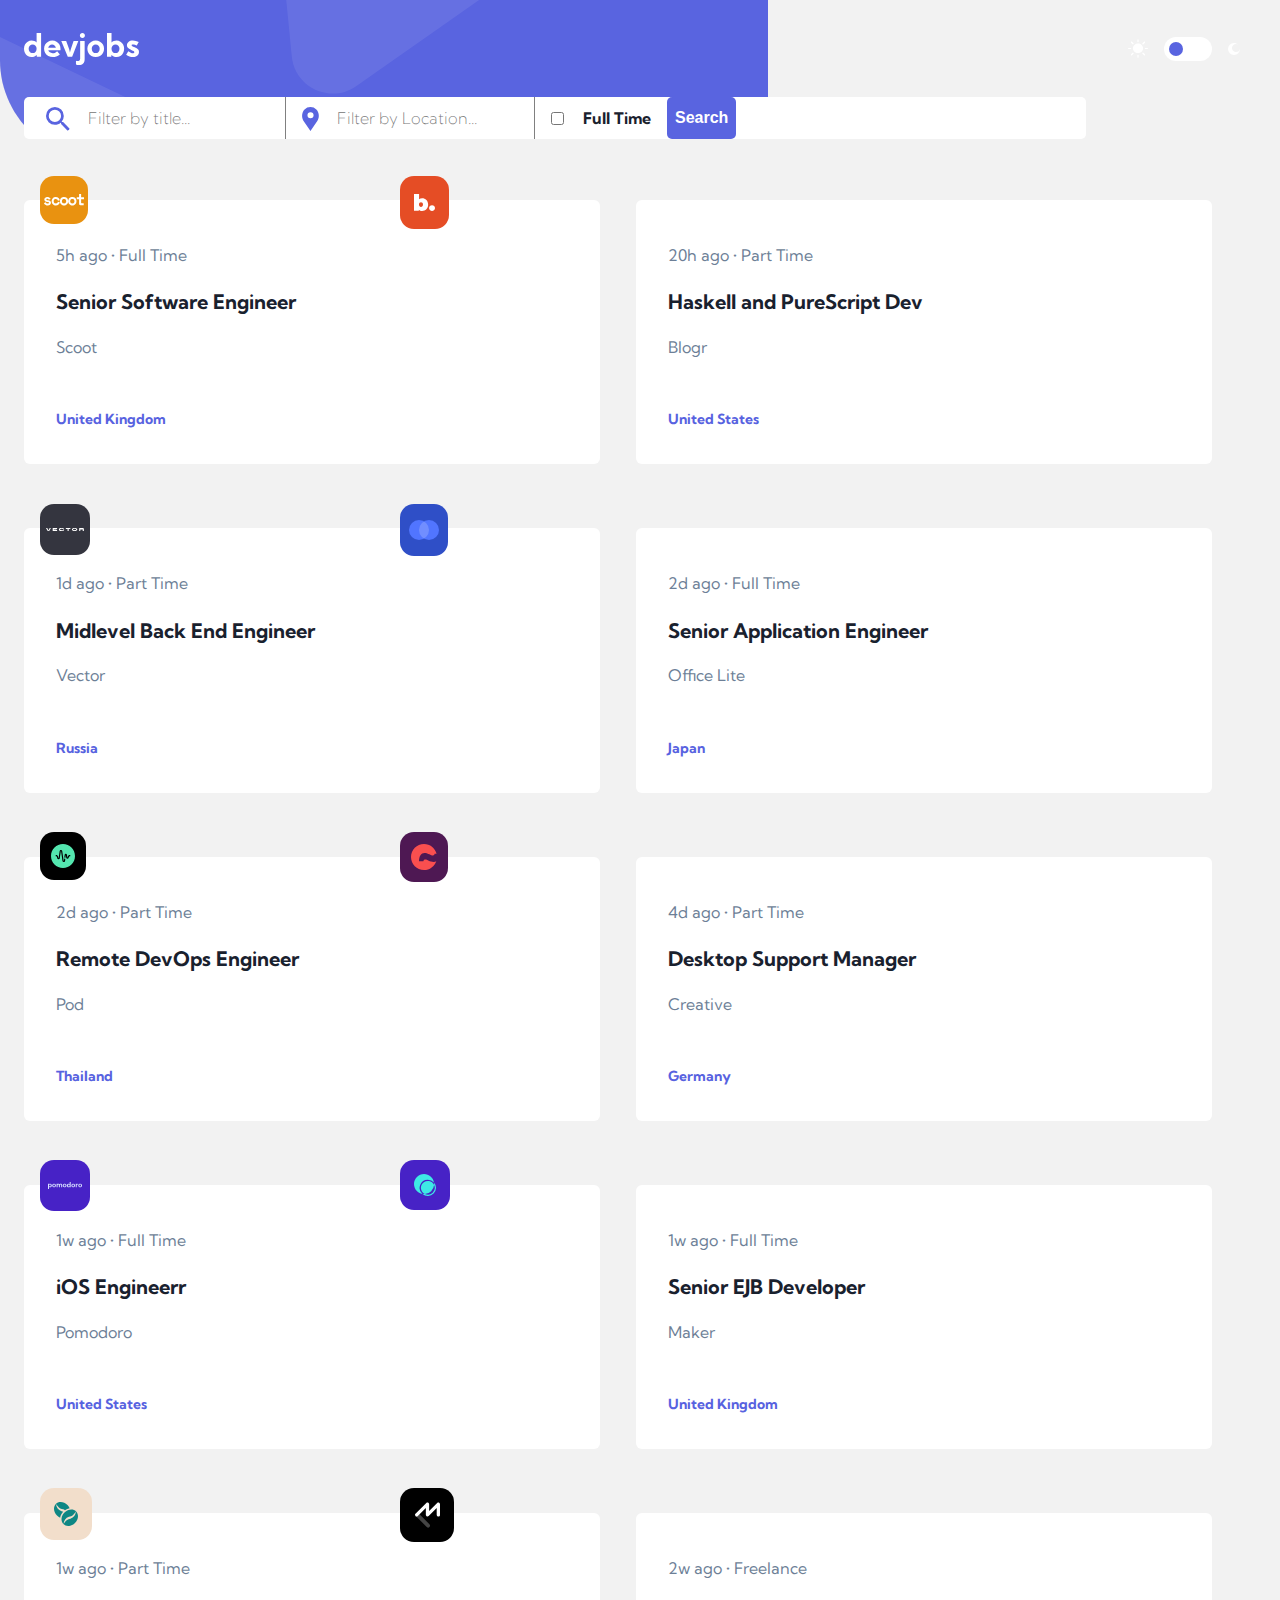
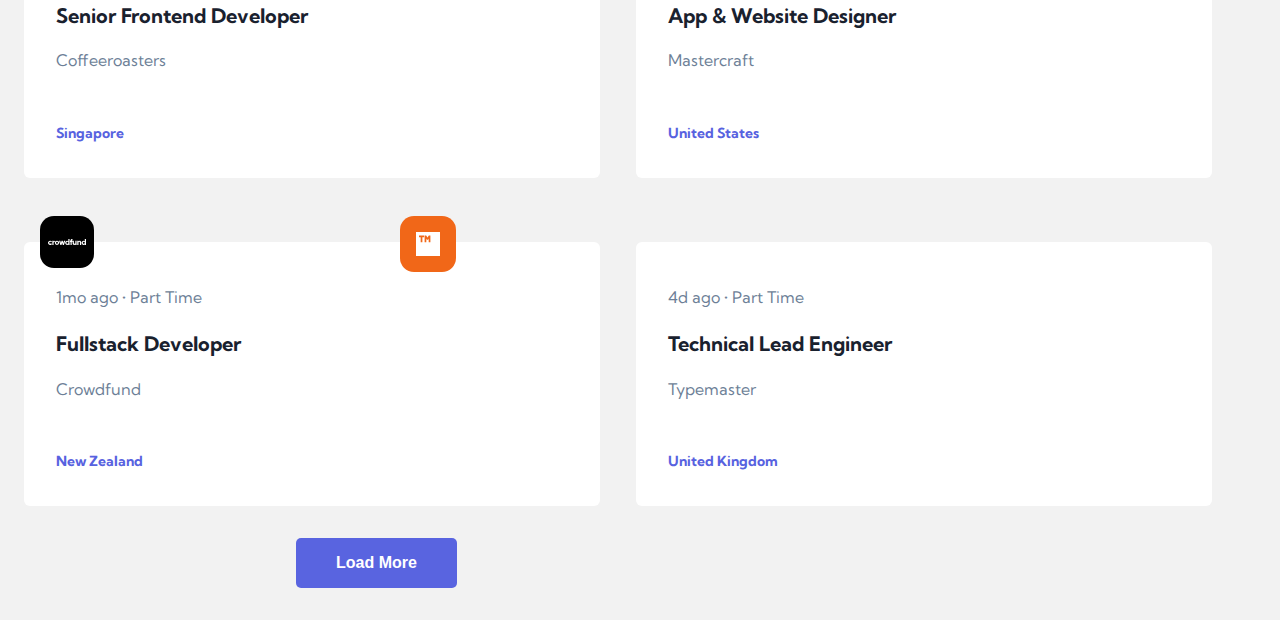
<file: index.html>
<!DOCTYPE html>
<html lang="en">
  <head>
    <meta charset="UTF-8" />
    <meta name="viewport" content="width=device-width, initial-scale=1.0" />
    <!-- Fonts -->
    <link rel="preconnect" href="https://fonts.googleapis.com" />
    <link rel="preconnect" href="https://fonts.gstatic.com" crossorigin />
    <link
      href="https://fonts.googleapis.com/css2?family=Kumbh+Sans:wght@400;700&display=swap"
      rel="stylesheet"
    />

    <!-- Link to style sheet and page title -->
    <link rel="stylesheet" href="style.css" />
    <title>Frontend Mentor | Challenge | Devjobs web app | Teano Goss</title>
  </head>
  <body>
    <main>
      <div class="header-container">
        <div class="header-content flex">
          <img src="logo.svg" alt="devjobs logo" class="mobile-logo" />
          <div class="light-dark-container">
            <img
              src="icon-sun.svg"
              alt="icon of sun for light mode"
              class="sun-icon"
            />
            <label class="light-dark-switch">
              <input type="checkbox" />
              <span class="slider round" onclick="lightDarkSlider()"></span>
            </label>
            <img
              src="icon-moon.svg"
              alt="icon of moon for dark mode"
              class="moon-icon"
            />
          </div>
        </div>
        <div class="border-one"></div>
        <div class="filter-inputBx">
          <form>
            <div class="filterBx-one">
              <img
                src="icon-search.svg"
                alt="search icon"
                class="icon-search"
              />
              <input
                type="search"
                class="input-search-tablet"
                placeholder="Filter by title..."
              />
            </div>
            <div class="filterBx-two">
              <img
                src="icon-location.svg"
                alt="location icon"
                class="icon-location"
              />
              <input
                type="search"
                class="input-location-tablet"
                placeholder="Filter by Location..."
              />
            </div>
            <div class="border-two"></div>
            <div class="filterBx-three">
              <input
                type="checkbox"
                class="checkBx-fulltime"
                name="checkBx-fulltime"
                aria-label="Checkbox"
              />
              <h1 class="fulltime-text">Full Time</h1>
              <button class="button-search">Search</button>
            </div>
            <div class="filter-mobile">
              <input
                type="search"
                class="input-filter"
                placeholder="Filter by title..."
              />
              <button class="filter-button" onclick="openPopup()">
                <img
                  src="icon-filter.svg"
                  alt="filter icon"
                  class="icon-filter"
                />
              </button>
              <div class="popup-container" id="popup">
                <div class="popup">
                  <div class="upper-row">
                    <img
                      src="icon-location.svg"
                      alt="location icon"
                      class="icon-location"
                    />
                    <input
                      type="search"
                      class="input-location-mobile"
                      placeholder="Filter by Location..."
                      aria-label="Search"
                    />
                  </div>
                  <div class="lower-row">
                    <input
                      type="checkbox"
                      class="checkBx-fulltimeonly"
                      name="checkBx-fulltimeonly"
                    />
                    <h1 class="fulltimeonly-text">Full Time Only</h1>
                  </div>
                  <button class="button-search">Search</button>
                </div>
              </div>
              <div class="icon-search">
                <a aria-label="Link to pinterest page" href="#">
                  <svg
                    width="20"
                    height="20"
                    xmlns="http://www.w3.org/2000/svg"
                  >
                    <path
                      d="M17.112 15.059h-1.088l-.377-.377a8.814 8.814 0 002.15-5.784A8.898 8.898 0 008.898 0 8.898 8.898 0 000 8.898a8.898 8.898 0 008.898 8.899c2.211 0 4.23-.808 5.784-2.143l.377.377v1.081l6.845 6.832 2.04-2.04-6.832-6.845zm-8.214 0A6.16 6.16 0 118.9 2.737a6.16 6.16 0 010 12.322z"
                      fill="#ffffff"
                      fill-rule="nonzero"
                    />
                  </svg>
                </a>
              </div>
            </div>
          </form>
        </div>
      </div>
      <div class="grid-container">
        <img src="scoot.svg" alt="scoot logo" class="logo-scoot" />
        <div class="first-tile-container scoot-bx">
          <a class="scootpage-link" href="scoot.html">
            <div class="title-txt-group">
              <p>5h ago &bull; Full Time</p>
              <h1>Senior Software Engineer</h1>
              <h2>Scoot</h2>
            </div>
            <h3>United Kingdom</h3>
          </a>
        </div>
        <img src="blogr.svg" alt="blogr logo" class="logo-blogr" />
        <div class="following-tile-containers blogr-bx">
          <div class="title-txt-group">
            <p>20h ago &bull; Part Time</p>
            <h1>Haskell and PureScript Dev</h1>
            <h2>Blogr</h2>
          </div>
          <h3>United States</h3>
        </div>
        <img src="vector.svg" alt="vector logo" class="logo-vector" />
        <div class="following-tile-containers vector-bx">
          <div class="title-txt-group">
            <p>1d ago &bull; Part Time</p>
            <h1>Midlevel Back End Engineer</h1>
            <h2>Vector</h2>
          </div>
          <h3>Russia</h3>
        </div>
        <img
          src="officelite.svg"
          alt="officelite logo"
          class="logo-officelite"
        />
        <div class="following-tile-containers officelite-bx">
          <div class="title-txt-group">
            <p>2d ago &bull; Full Time</p>
            <h1>Senior Application Engineer</h1>
            <h2>Office Lite</h2>
          </div>
          <h3>Japan</h3>
        </div>
        <img src="pod.svg" alt="pod logo" class="logo-pod" />
        <div class="following-tile-containers pod-bx">
          <div class="title-txt-group">
            <p>2d ago &bull; Part Time</p>
            <h1>Remote DevOps Engineer</h1>
            <h2>Pod</h2>
          </div>
          <h3>Thailand</h3>
        </div>
        <img src="creative.svg" alt="creative logo" class="logo-creative" />
        <div class="following-tile-containers creative-bx">
          <div class="title-txt-group">
            <p>4d ago &bull; Part Time</p>
            <h1>Desktop Support Manager</h1>
            <h2>Creative</h2>
          </div>
          <h3>Germany</h3>
        </div>
        <img src="pomodoro.svg" alt="pomodoro logo" class="logo-pomodoro" />
        <div class="following-tile-containers pomodoro-bx">
          <div class="title-txt-group">
            <p>1w ago &bull; Full Time</p>
            <h1>iOS Engineerr</h1>
            <h2>Pomodoro</h2>
          </div>
          <h3>United States</h3>
        </div>
        <img src="maker.svg" alt="maker logo" class="logo-maker" />
        <div class="following-tile-containers maker-bx">
          <div class="title-txt-group">
            <p>1w ago &bull; Full Time</p>
            <h1>Senior EJB Developer</h1>
            <h2>Maker</h2>
          </div>
          <h3>United Kingdom</h3>
        </div>
        <img
          src="coffeeroasters.svg"
          alt="coffeeroasters logo"
          class="logo-coffee"
        />
        <div class="following-tile-containers coffeeroasters-bx">
          <div class="title-txt-group">
            <p>1w ago &bull; Part Time</p>
            <h1>Senior Frontend Developer</h1>
            <h2>Coffeeroasters</h2>
          </div>
          <h3>Singapore</h3>
        </div>
        <img
          src="mastercraft.svg"
          alt="mastercraft logo"
          class="logo-mastercraft"
        />
        <div class="following-tile-containers mastercraft-bx">
          <div class="title-txt-group">
            <p>2w ago &bull; Freelance</p>
            <h1>App & Website Designer</h1>
            <h2>Mastercraft</h2>
          </div>
          <h3>United States</h3>
        </div>
        <img src="crowdfund.svg" alt="crowdfund logo" class="logo-crowdfund" />
        <div class="following-tile-containers crowdfund-bx">
          <div class="title-txt-group">
            <p>1mo ago &bull; Part Time</p>
            <h1>Fullstack Developer</h1>
            <h2>Crowdfund</h2>
          </div>
          <h3>New Zealand</h3>
        </div>
        <img
          src="typemaster.svg"
          alt="typemaster logo"
          class="logo-typemaster"
        />
        <div class="following-tile-containers typemaster-bx">
          <div class="title-txt-group">
            <p>4d ago &bull; Part Time</p>
            <h1>Technical Lead Engineer</h1>
            <h2>Typemaster</h2>
          </div>
          <h3>United Kingdom</h3>
        </div>
      </div>
      <div class="load-button">
        <button class="load-more-button">Load More</button>
      </div>
    </main>
    <script>
      function lightDarkSlider() {
        const body = document.body;
        body.classList.toggle("dark");
      }

      function openPopup() {
        const popup = document.getElementById("popup");
        popup.classList.add("open-popup");

        popup.onclick = function (event) {
          if (event.target == popup) {
            popup.classList.remove("open-popup");
          }
        };
      }
    </script>
  </body>
  <footer></footer>
</html>
</file>
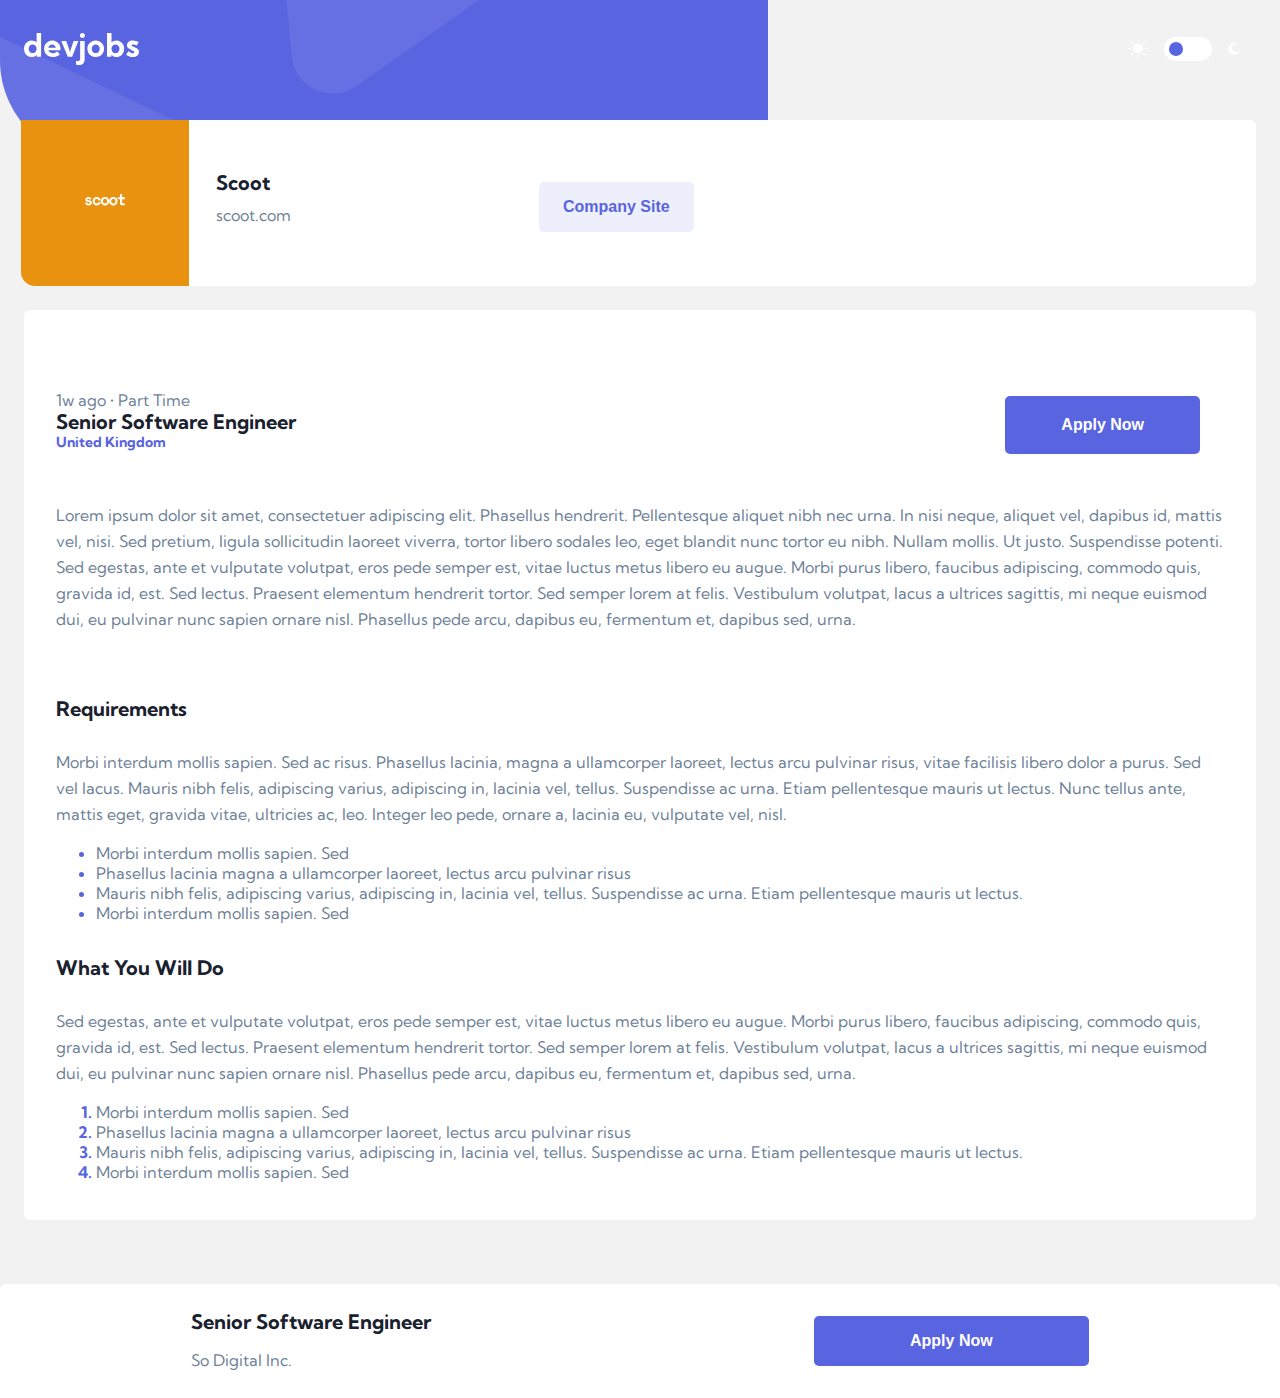
<file: scoot.html>
<!DOCTYPE html>
<html lang="en">
  <head>
    <meta charset="UTF-8" />
    <meta name="viewport" content="width=device-width, initial-scale=1.0" />
    <!-- Fonts -->
    <link rel="preconnect" href="https://fonts.googleapis.com" />
    <link rel="preconnect" href="https://fonts.gstatic.com" crossorigin />
    <link
      href="https://fonts.googleapis.com/css2?family=Kumbh+Sans:wght@400;700&display=swap"
      rel="stylesheet"
    />

    <!-- Link to style sheet and page title -->
    <link rel="stylesheet" href="style.css" />
    <title>Frontend Mentor | Challenge | Devjobs web app | Teano Goss</title>
  </head>
  <body>
    <main>
      <div class="header-container">
        <div class="header-content flex">
          <img src="/desktop/logo.svg" alt="devjobs logo" class="mobile-logo" />
          <div class="light-dark-container">
            <img
              src="/desktop/icon-sun.svg"
              alt="icon of sun for light mode"
              class="sun-icon"
            />
            <label class="light-dark-switch">
              <input type="checkbox" />
              <span class="slider round" onclick="lightDarkSlider()"></span>
            </label>
            <img
              src="/desktop/icon-moon.svg"
              alt="icon of moon for dark mode"
              class="moon-icon"
            />
          </div>
        </div>
      </div>
      <img src="/logos/scoot.svg" alt="scoot logo" class="logo-scoot-page" />
      <div class="scootpage-bx">
        <div class="title-txt-group-page">
          <h1>Scoot</h1>
          <h2>scoot.com</h2>
        </div>
        <div class="site-button">
          <button class="company-site-button">Company Site</button>
        </div>
      </div>
      <div class="scootpage-tile-container scoot-bx">
        <div class="title-txt-group-scoot">
          <div class="txt-group">
            <p>1w ago &bull; Part Time</p>
            <h1>Senior Software Engineer</h1>
            <h3 class="country-txt">United Kingdom</h3>
          </div>
          <div class="apply-button-one">
            <button class="applynow-button-one">Apply Now</button>
          </div>
        </div>
        <p class="scootpage-text">
          Lorem ipsum dolor sit amet, consectetuer adipiscing elit. Phasellus
          hendrerit. Pellentesque aliquet nibh nec urna. In nisi neque, aliquet
          vel, dapibus id, mattis vel, nisi. Sed pretium, ligula sollicitudin
          laoreet viverra, tortor libero sodales leo, eget blandit nunc tortor
          eu nibh. Nullam mollis. Ut justo. Suspendisse potenti. Sed egestas,
          ante et vulputate volutpat, eros pede semper est, vitae luctus metus
          libero eu augue. Morbi purus libero, faucibus adipiscing, commodo
          quis, gravida id, est. Sed lectus. Praesent elementum hendrerit
          tortor. Sed semper lorem at felis. Vestibulum volutpat, lacus a
          ultrices sagittis, mi neque euismod dui, eu pulvinar nunc sapien
          ornare nisl. Phasellus pede arcu, dapibus eu, fermentum et, dapibus
          sed, urna.
        </p>
        <div class="req-txtBx">
          <h1>Requirements</h1>
          <p class="scootpage-text-two">
            Morbi interdum mollis sapien. Sed ac risus. Phasellus lacinia, magna
            a ullamcorper laoreet, lectus arcu pulvinar risus, vitae facilisis
            libero dolor a purus. Sed vel lacus. Mauris nibh felis, adipiscing
            varius, adipiscing in, lacinia vel, tellus. Suspendisse ac urna.
            Etiam pellentesque mauris ut lectus. Nunc tellus ante, mattis eget,
            gravida vitae, ultricies ac, leo. Integer leo pede, ornare a,
            lacinia eu, vulputate vel, nisl.
          </p>
        </div>
        <div class="req-list-dot">
          <ul>
            <li>Morbi interdum mollis sapien. Sed</li>
            <li>
              Phasellus lacinia magna a ullamcorper laoreet, lectus arcu
              pulvinar risus
            </li>
            <li>
              Mauris nibh felis, adipiscing varius, adipiscing in, lacinia vel,
              tellus. Suspendisse ac urna. Etiam pellentesque mauris ut lectus.
            </li>
            <li>Morbi interdum mollis sapien. Sed</li>
          </ul>
        </div>
        <h1>What You Will Do</h1>
        <p class="scootpage-text-two">
          Sed egestas, ante et vulputate volutpat, eros pede semper est, vitae
          luctus metus libero eu augue. Morbi purus libero, faucibus adipiscing,
          commodo quis, gravida id, est. Sed lectus. Praesent elementum
          hendrerit tortor. Sed semper lorem at felis. Vestibulum volutpat,
          lacus a ultrices sagittis, mi neque euismod dui, eu pulvinar nunc
          sapien ornare nisl. Phasellus pede arcu, dapibus eu, fermentum et,
          dapibus sed, urna.
        </p>
        <div class="req-list-num">
          <ol>
            <li>Morbi interdum mollis sapien. Sed</li>
            <li>
              Phasellus lacinia magna a ullamcorper laoreet, lectus arcu
              pulvinar risus
            </li>
            <li>
              Mauris nibh felis, adipiscing varius, adipiscing in, lacinia vel,
              tellus. Suspendisse ac urna. Etiam pellentesque mauris ut lectus.
            </li>
            <li>Morbi interdum mollis sapien. Sed</li>
          </ol>
        </div>
      </div>
    </main>
    <script>
      function lightDarkSlider() {
        const body = document.body;
        body.classList.toggle("dark");

        const h1Elements = document.getElementsByTagName("h1");
        h1Elements.classList.toggle("h1-dark");

        const el = document.querySelectorAll("p");
        el.classList.toggle("p-dark");
      }
    </script>
  </body>
  <footer>
    <div class="applyBtn-two-container">
      <div class="footer-title-container">
        <h1>Senior Software Engineer</h1>
        <p>So Digital Inc.</p>
      </div>
      <div class="apply-button-two">
        <button class="applynow-button-two">Apply Now</button>
      </div>
    </div>
  </footer>
</html>
</file>
<file: style.css>
:root {
  --ff-primary: "Kumbh Sans", sans-serif;
}

html,
body {
  margin: 0;
  padding: 0;
  box-sizing: border-box;
  background-color: hsl(0, 0%, 95%);
}

/* ------- Dark Mode Color Toggle ------- */
.dark{
  background-color: #222;
  color: white;
}
.h1-dark {
  color: white;
}
.p-dark {
  color: white;
}
/* ------- Mobile Layout ------- */

/* Header Content */
.header-container {
  height: 8.5rem;
  width: 100%;
  background-image: url(bg-pattern-header-mobile.svg);
}
.header-content {
  display: flex;
  padding: 2.0625rem 0rem 0rem 0rem;
}
.mobile-logo {
  margin-left: 1.5rem;
}
.sun-icon {
  margin-bottom: 0.03125rem;
}
.light-dark-container {
  display: flex;
  align-items: center;
  gap: 1rem;
  margin-left: 6.25rem;
}

/* Light/Dark Mode Slider */
.light-dark-switch {
  position: relative;
  display: inline-block;
  width: 3rem;
  height: 1.5rem;
}
.light-dark-switch input {
  opacity: 0;
  width: 0;
  height: 0;
}
.slider {
  position: absolute;
  cursor: pointer;
  top: 0;
  left: 0;
  right: 0;
  bottom: 0;
  background-color: hsl(0, 0%, 100%);
  -webkit-transition: 0.4s;
  transition: 0.4s;
}
.slider:before {
  position: absolute;
  content: "";
  height: 0.875rem;
  width: 0.875rem;
  left: 0.25rem;
  bottom: 0.25rem;
  background-color: #5964e0;
  -webkit-transition: 0.4s;
  transition: 0.4s;
}

input:focus + .slider {
  box-shadow: 0 0 1px #2196f3;
}
input:checked + .slider:before {
  -webkit-transform: translateX(26px);
  -ms-transform: translateX(26px);
  transform: translateX(26px);
}
.round {
  border-radius: 2.125rem;
}
.round:before {
  border-radius: 50%;
  margin: 0rem 0rem 0.0625rem 0.0625rem;
}

/* Filter Search Bar */
 .filter-inputBx {
  display: flex;
  margin: 2rem 0rem 0rem 1.5rem;
  background-color: hsl(0, 0%, 100%);
  width: 70%;
  padding: 0.8125rem 2.75rem 1rem 1.375rem;
  border-radius: 0.3125rem;
}
.filter-mobile {
  display: flex;
}
.icon-filter {
  cursor: pointer;
  width: 1.1875rem;
  height: 1.1875rem;
  margin: 1.0625rem 0rem 0rem 0.125rem;
}
.icon-search {
  margin: 0.25rem 0rem 0rem 1.5625rem;
  background-color: hsl(235, 69%, 61%);
  border-radius: 0.25rem;
}
.icon-search svg {
  padding: 0.875rem 0.875rem 0.625rem 0.875rem;
  width: 1.25rem;
  height: 1.25rem;
}
input {
  border-top-style: hidden;
  border-right-style: hidden;
  border-left-style: hidden;
  border-bottom-style: hidden;
  font-family: var(--ff-primary);
  font-weight: 200;
  font-size: 1rem;
  color: hsl(219, 29%, 14%);
  opacity: 0.5rem;
  cursor: pointer;
}
.input-filter:focus {
  outline: none;
}
.filterBx-one {
 display: none;
 
}
.filterBx-two {
  display: none;
}
.filterBx-three {
  display: none;
}
.filter-button  {
  border: none;
  outline: none;
  background-color: #fff;
  cursor: pointer;
}
button {
  outline: none;
}
button:hover {
  background-color: #939BF4;
}
.popup-container {
  position: absolute;
  display: flex;
  align-items: center;
  justify-content: center;
  background-color: rgba(0, 0, 0, 0.2);
  border-radius: 0.375rem;
  height: 100vh;
  width: 100vw;
  padding-top: 3rem;
  top: 0rem;
  left: 50%;
  visibility: hidden;
  z-index: 4;
}
.popup {
  max-width: 100%;
  width: 77%;
  border-radius: 5px;
  padding: 1.25rem;
  background-color: #ffffff;
}
.upper-row {
  display: flex;
  align-items: flex-start;
}
.input-location-mobile {
  margin-left: 1rem;
}
.checkBx-fulltimeonly {
  margin: 0rem 0rem 0rem 0rem;
  color: #19202D;
  mix-blend-mode: normal;
  border-radius: 3px;
  outline: none;
}

.fulltimeonly-text {
  font-family: var(--ff-primary);
  font-style: bold;
  font-weight: 700;
  font-size: 1rem;
  color: hsl(219, 29%, 14%);
  margin-left: 1rem;
}
.lower-row {
  display: flex;
  margin: 1rem 0rem 1rem 0rem;
}
.button-search {
  font-style: var(--ff-primary);
  font-size: 1rem;
  font-weight: 700;
  padding: 1rem 7rem 1rem 7rem;
  color: #fff;
  background-color: #5964E0;
  border-radius: 5px;
  border: none;
  cursor: pointer;
}
.open-popup {
  visibility: visible;
  top: 50%;
  transform: translate(-50%,-50%) scale(1);
}
.close-popup {
  visibility: hidden;
}
/*Mobile Grid*/
.grid-container {
  display: flex;
  flex-direction: column;
  align-items: center;
  gap: 3rem;
}

/* Tiles */
.first-tile-container {
  background-color: hsl(0, 0%, 100%);
  margin-top: 6.1875rem;
  padding: 1.875rem 3.25rem 1.375rem 2.25rem;
  border-radius: 0.375rem;
}
.following-tile-containers {
  background-color: hsl(0, 0%, 100%);
  padding: 1.875rem 0rem 1.375rem 2rem;
  border-radius: 0.375rem;
  width: 79%;
}

/* Mobile Logos */
.logo-scoot {
  position: absolute;
  align-self: flex-start;
  top: 13.25rem;
  left: 2.5rem;
  padding: 1.125rem 0.25rem 1.125rem 0.25rem;
  z-index: 3;
  border-radius: 0.875rem;
  background-color: #e99210;
}
.logo-blogr {
  position: absolute;
  align-self: flex-start;
  top: 30rem;
  left: 2.5rem;
  padding: 1.125rem 0.875rem 1.125rem 0.875rem;
  z-index: 3;
  border-radius: 0.875rem;
  background-color: #e54d25;
}
.logo-vector {
  position: absolute;
  align-self: flex-start;
  top: 47.25rem;
  left: 2.5rem;
  padding: 1.5rem 0.375rem 1.5rem 0.375rem;
  z-index: 3;
  border-radius: 0.875rem;
  background-color: #34353f;
}
.logo-officelite {
  position: absolute;
  align-self: flex-start;
  top: 64.25rem;
  left: 2.5rem;
  padding: 1rem 0.5625rem 1rem 0.5625rem;
  z-index: 3;
  border-radius: 0.875rem;
  background-color: #2f4fc7;
}
.logo-pod {
  position: absolute;
  align-self: flex-start;
  top: 81.25rem;
  left: 2.5rem;
  padding: 0.75rem 0.6875rem 0.75rem 0.6875rem;
  z-index: 3;
  border-radius: 0.875rem;
  background-color: #000;
}
.logo-creative {
  position: absolute;
  align-self: flex-start;
  top: 98.25rem;
  left: 2.5rem;
  padding: 0.75rem 0.6875rem 0.75rem 0.6875rem;
  z-index: 3;
  border-radius: 0.875rem;
  background-color: #4e1853;
}
.logo-pomodoro {
  position: absolute;
  align-self: flex-start;
  top: 115.25rem;
  left: 2.5rem;
  padding: 1.375rem 0.5rem 1.375rem 0.5rem;
  z-index: 3;
  border-radius: 0.875rem;
  background-color:#4722c6;
}
.logo-maker {
  position: absolute;
  align-self: flex-start;
  top: 132.25rem;
  left: 2.5rem;
  padding: 0.875rem 0.875rem 0.875rem 0.875rem;
  z-index: 3;
  border-radius: 0.875rem;
  background-color:#4722c6;
}
.logo-coffee {
  position: absolute;
  align-self: flex-start;
  top: 149.25rem;
  left: 2.5rem;
  padding: 0.875rem 0.875rem 0.875rem 0.875rem;
  z-index: 3;
  border-radius: 0.875rem;
  background-color:#f2decb;
}
.logo-mastercraft {
  position: absolute;
  align-self: flex-start;
  top: 166.25rem;
  left: 2.5rem;
  padding: 0.875rem 0.875rem 0.875rem 0.875rem;
  z-index: 3;
  border-radius: 0.875rem;
  background-color:#000000;
}
.logo-crowdfund {
  position: absolute;
  align-self: flex-start;
  top: 183.25rem;
  left: 2.5rem;
  padding: 1.4375rem 0.5rem 1.4375rem 0.5rem;
  z-index: 3;
  border-radius: 0.875rem;
  background-color:#000000;
}
.logo-typemaster {
  position: absolute;
  align-self: flex-start;
  top: 200.25rem;
  left: 2.5rem;
  padding: 1rem 1rem 1rem 1rem;
  z-index: 3;
  border-radius: 0.875rem;
  background-color:#f16718;
}
.logo-scoot img {
  margin-bottom: 10rem;
}
.load-more-button {
  font-style: var(--ff-primary);
  font-size: 1rem;
  font-weight: 700;
  margin: 2rem 0rem 2rem 6.4375rem;
  padding: 1rem 2.5rem 1rem 2.5rem;
  color: #fff;
  background-color: #5964E0;
  border-radius: 5px;
  border: none;
  cursor: pointer;
}
.title-txt-group {
  line-height: 1.125rem;
}

p {
  font-family: var(--ff-primary);
  font-weight: 400;
  font-size: 1rem;
  color: hsl(214, 17%, 51%);
}
h1 {
  font-family: var(--ff-primary);
  font-weight: 700;
  font-size: 1.25rem;
  color: hsl(219, 29%, 14%);
}
h2 {
  font-family: var(--ff-primary);
  font-weight: 400;
  font-size: 1rem;
  color: hsl(214, 17%, 51%);
}
h3 {
  font-family: var(--ff-primary);
  font-weight: 700;
  font-size: 0.875rem;
  color: hsl(235, 69%, 61%);
  margin-top: 2.5625rem;
}

/* ------- Start of Scoot Page Mobile------- */
.scootpage-link {
  text-decoration: none;
  cursor: pointer;
}
.scootpage-bx { 
  position: relative;
  display: flex;
  flex-direction: column;
  align-items: center;
  background-color: hsl(0, 0%, 100%);
  margin: 0rem 1.5rem 0rem 1.5rem;
  padding: 1.875rem 0rem 1.375rem 2rem;
  border-radius: 0.375rem;
  bottom: 1rem;
  z-index: 2;
}
.logo-scoot-page {
  position: absolute;
  align-self: flex-start;
  top: 6rem;
  left: 9.5625rem;
  padding: 1.125rem 0.25rem 1.125rem 0.25rem;
  z-index: 3;
  border-radius: 0.875rem;
  background-color: #e99210;
}
.title-txt-group-page {
  display: flex;
  flex-direction: column;
  align-items: center;
  line-height: 0.375rem;
  margin: 1rem 3.5rem 0rem 0rem;
}
.company-site-button {
  font-style: var(--ff-primary);
  font-size: 1rem;
  font-weight: 700;
  margin: 2rem 3.5rem 2rem 0rem;
  padding: 1rem 1.5rem 1rem 1.5rem;
  color: #5964E0;
  background-color: #eeeffc;
  border-radius: 5px;
  border: none;
  cursor: pointer;
}
.scootpage-tile-container {
  background-color: hsl(0, 0%, 100%);
  margin: 0.5rem 1.5rem 0rem 1.5rem;
  padding: 1.875rem 0rem 1.375rem 2rem;
  border-radius: 0.375rem;
}
.country-txt {
  margin: 0rem 0rem 0rem 0rem;
}
.applynow-button-one {
  font-style: var(--ff-primary);
  font-size: 1rem;
  font-weight: 700;
  margin: 3.5rem 0rem 2rem 0rem;
  padding: 1rem 6rem 1rem 6rem;
  color: #fff;
  background-color: #5964E0;
  border-radius: 5px;
  border: none;
  cursor: pointer;
}
.applynow-button-two {
  font-style: var(--ff-primary);
  font-size: 1rem;
  font-weight: 700;
  margin: 2rem 0rem 2rem 0rem;
  padding: 1rem 6rem 1rem 6rem;
  color: #fff;
  background-color: #5964E0;
  border-radius: 5px;
  border: none;
  cursor: pointer;
}
.scootpage-text {
  line-height: 1.625rem;
  margin: 0rem 1.9375rem 4rem 0rem;
}
.scootpage-text-two {
  line-height: 1.625rem;
  margin: 1.75rem 1.875rem 0rem 0rem;
}
.req-list-dot {
  font-family: var(--ff-primary);
  font-weight: 400;
  font-size: 1rem;
  color: hsl(214, 17%, 51%);
}
ul {
  margin-bottom: 2rem;
}
ul li::marker {
  color: #5964E0;
}
.req-list-num {
  font-family: var(--ff-primary);
  font-weight: 400;
  font-size: 1rem;
  color: hsl(214, 17%, 51%);
}
ol {
  display: flex;
  flex-direction: column;
  align-content: flex-start;
}
ol li::marker {
  justify-content: flex-start;
  font-style: var(--ff-primary);
  font-size: 1rem;
  font-weight: 700;
  color: #5964E0;
}

.applyBtn-two-container {
  display: flex;
  justify-content: center;
  background-color: #ffffff;
  border-radius: 6px 6px 0px 0px;
  margin-top: 4rem;
}

.footer-title-container {
  display: none;
}
/* ------- End of Scoot Page ------- */
/* ------- End of Mobile Layout ------- */



/* ------- Tablet Layout ------- */
@media only screen and (min-width: 48em) {
/* Header Content */

.header-container {
  height: 8.5rem;
  width: 100%;
  background-image: url(bg-pattern-header-tablet.svg);
  background-repeat: no-repeat;
}
.header-content {
  display: flex;
  justify-content: space-between;
  padding: 2.0625rem 0rem 0rem 0rem;
}
.mobile-logo {
  margin-left: 1.5rem;
}
.sun-icon {
  margin-bottom: 0.03125rem;
}
.light-dark-container {
  display: flex;
  align-items: center;
  gap: 1rem;
  margin: 0rem 2.5rem 0rem 0rem;
}

/* Filter Search Bar */
.filter-inputBx {
  display: flex;
  margin: 2rem 0rem 0rem 1.5rem;
  background-color: hsl(0, 0%, 100%);
  width: 70%;
  padding: 0rem 9rem 0rem 1.375rem;
  border-radius: 0.3125rem;
  flex-basis: auto;
}
.filter-inputBx form{
  display: flex; 
}
.filter-mobile {
  display: none;
}
.filterBx-one {
  display: flex;
  flex-grow: 0;
  flex-shrink: 1;
  flex-basis: auto;
}

.filterBx-two {
  display: flex;
  border-left: 1px solid grey;

}
.filterBx-three {
  display: flex;
  align-items: center;
  border-left: 1px solid grey;
}
input {
  border-top-style: hidden;
  border-right-style: hidden;
  border-left-style: hidden;
  border-bottom-style: hidden;
  font-family: var(--ff-primary);
  font-weight: 200;
  font-size: 1rem;
  color: hsl(219, 29%, 14%);
  opacity: 0.5rem;
}
.input-filter:focus {
  outline: none;
}
.icon-search {
  width: 1.5rem;
  height: 1.5rem;
  margin: 0.625rem 0rem 0rem 0rem;
  background-color: #ffffff;
  border-radius: 0.25rem;
}
.icon-location {
  width: 1.0625rem;
  height: 1.5rem;
  margin: 0.625rem 0rem 0rem 1rem;
}
.input-search-tablet {
  margin-left: 1rem;
}
.input-location-tablet {
  margin-left: 1rem;
}
.checkBx-fulltime {
  margin-left: 1rem;
  background-color: #979797;
}
.fulltime-text {
  font-family: var(--ff-primary);
  font-weight: 700;
  font-size: 1rem;
  color: hsl(219, 29%, 14%);
  white-space: nowrap;
  margin: 0rem 1rem 0rem 1rem;
}
.button-search {
  font-style: var(--ff-primary);
  font-size: 1rem;
  font-weight: 700;
  padding: 0.75rem 0.5rem 0.75rem 0.5rem;
  color: #fff;
  background-color: #5964E0;
  border-radius: 5px;
  border: none;
}

/* Tablet Grid */
.grid-container {
  display: grid;
  grid-template-columns: repeat(4, 1fr);
  grid-template-areas: "scoot blogr"
                       "vector officelite"
                       "pod creative"
                       "pomodoro maker"
                       "coffeeroasters mastercraft"
                       "crowdfund typemaster";           
  gap: 4em 0.4375em;
  margin: 4rem 2.5rem 0rem 1.5rem;
  
}
.title-txt-group {
  display: flex;
  flex-direction: column;
  align-items: flex-start;
}
/* Tablet Grid-Template-Areas Start */
.scoot-bx {
  grid-area: scoot;
  grid-column: span 2;
  grid-row: 1;
}
.blogr-bx {
  grid-area: blogr;
  grid-column: span 2;
  grid-row: 1;
}
.vector-bx {
  grid-area: vector;
  grid-column: span 2;
  grid-row: 2;
}
.officelite-bx {
  grid-area: officelite;
  grid-column: span 2;
  grid-row: 2;
}
.pod-bx {
  grid-area: pod;
  grid-column: span 2;
  grid-row: 3;
}
.creative-bx {
  grid-area: creative;
  grid-column: span 2;
  grid-row: 3;
}
.pomodoro-bx {
  grid-area: pomodoro;
  grid-column: span 2;
  grid-row: 4;
}
.maker-bx {
  grid-area: maker;
  grid-column: span 2;
  grid-row: 4;
}
.coffeeroasters-bx {
  grid-area: coffeeroasters;
  grid-column: span 2;
  grid-row: 5;
}
.mastercraft-bx {
  grid-area: mastercraft;
  grid-column: span 2;
  grid-row: 5;
}
.crowdfund-bx {
  grid-area: crowdfund;
  grid-column: span 2;
  grid-row: 6;
}
.typemaster-bx {
  grid-area: typemaster;
  grid-column: span 2;
  grid-row: 6;
}
/* Tablet Grid-Template-Areas Ends*/

/* Tiles */
.first-tile-container {
  background-color: hsl(0, 0%, 100%);
  margin-top: 0rem;
  padding: 1.875rem 0rem 1.375rem 2rem;
  border-radius: 0.375rem;
  width: 90%;
}
.following-tile-containers {
  background-color: hsl(0, 0%, 100%);
  padding: 1.875rem 0rem 1.375rem 2rem;
  border-radius: 0.375rem;
  width: 90%;
}

/* Tabet Logos Start */
.logo-scoot {
  top: 11rem;
  left: 2.5rem;
}
.logo-blogr {
  top: 11rem;
  left: 25rem;
}
.logo-vector {
  top: 31.5rem;
  left: 2.5rem;
}
.logo-officelite {
  top: 31.5rem;
  left: 25rem;
}
.logo-pod {
  top: 52rem;
  left: 2.5rem;
}
.logo-creative {
  top: 52rem;
  left: 25rem;
}
.logo-pomodoro {
  top: 72.5rem;
  left: 2.5rem;
}
.logo-maker {
  top: 72.5rem;
  left: 25rem;
}
.logo-coffee {
  top: 93rem;
  left: 2.5rem;
}
.logo-mastercraft {
  top: 93rem;
  left: 25rem;
}
.logo-crowdfund {
  top: 113.5rem;
  left: 2.5rem;
}
.logo-typemaster {
  top: 113.5rem;
  left: 25rem;
}
.logo-scoot img {
  margin-bottom: 10rem;
}
/* Tablet Logos End */

.load-more-button {
  font-style: var(--ff-primary);
  font-size: 1rem;
  font-weight: 700;
  margin-bottom: 2rem;
  padding: 1rem 2.5rem 1rem 2.5rem;
  color: #fff;
  background-color: #5964E0;
  border-radius: 5px;
  border: none;
}
p {
  font-family: var(--ff-primary);
  font-weight: 400;
  font-size: 1rem;
  color: hsl(214, 17%, 51%);
}
h1 {
  font-family: var(--ff-primary);
  font-weight: 700;
  font-size: 1.25rem;
  color: hsl(219, 29%, 14%);
}
h2 {
  font-family: var(--ff-primary);
  font-weight: 400;
  font-size: 1rem;
  color: hsl(214, 17%, 51%);
}
h3 {
  font-family: var(--ff-primary);
  font-weight: 700;
  font-size: 0.875rem;
  color: hsl(235, 69%, 61%);
  margin-top: 2.5625rem;
}
.load-more-button {
  margin: 2rem 0rem 2rem 18.5rem;
}
/* ------- Start of Scoot Page Tablet------- */

.scootpage-bx { 
  position: relative;
  display: flex;
  flex-direction: row;
  align-items: center;
  background-color: hsl(0, 0%, 100%);
  margin: 0rem 1.5rem 0rem 1.5rem;
  padding: 1.875rem 0rem 1.375rem 12rem;
  border-radius: 0.375rem;
  bottom: 1rem;
  z-index: 2;
}

.title-txt-group-page {
  display: flex;
  flex-direction: column;
  align-items: flex-start;
  line-height: 0.375rem;
  margin: 0rem 3.5rem 1rem 0rem;
}

.title-txt-group-scoot {
  display: flex;
  flex-direction: row;
  align-items: center;
  justify-content: space-between;
  line-height: 0.375rem;
  margin: 0rem 3.5rem 1rem 0rem;
}

.applynow-button-one {
  padding: 1.25rem 3.5rem;
}

.applyBtn-two-container {
 display: flex;
 flex-direction: row;
 align-items: center;
 justify-content: space-around;
}

.company-site-button {
  margin: 2rem 3.5rem 2rem 12rem;
}

.logo-scoot-page {
  top: 7.5rem;
  left: 1.3rem;
  padding: 4.625rem 4rem 5rem 4rem;
  border-radius: 0rem 0rem 0rem 0.875rem;
}

.footer-title-container {
  display: block;
}
}
/* ------- End of Scoot Page Tablet------- */
/* ------- End of Tablet Layout ------- */

/* ------- Desktop Layout ------- */
@media only screen and (min-width: 90em) {
  /* Header Content */
  .header-container {
    height: 8.5rem;
    width: 100vw;
    background-image: url(bg-pattern-header-desktop.svg);
    background-repeat: no-repeat;
  }
  .mobile-logo {
    margin-left: 10rem;
  }
  .light-dark-container {
   margin-right: 10rem;
  }
  /* Filter Search Bar */
.filter-inputBx {
  margin: 2rem 0rem 0rem 10rem;
  width: 66%;
  padding: 0.8125rem 9rem 0.8125rem 1.375rem;
}
.filterBx-two {
  margin-left: 9rem;
}
.filterBx-three {
  display: flex;
  align-items: center;
  border-left: 1px solid grey;
  margin-left: 11.5rem;
}
.button-search {
  padding: 1rem 2.5rem 1rem 2.5rem;
}
/* Desktop Grid */
.grid-container {
  display: grid;
  grid-template-columns: repeat(3, 1fr);
  grid-template-areas: "scoot blogr vector"
                       "officelite"
                       "pod creative"
                       "pomodoro maker"
                       "coffeeroasters mastercraft"
                       "crowdfund typemaster";
  max-width: 100%;
  gap: 4em 0.4375em;
  margin: 8rem 10rem 0rem 10rem;
}
.title-txt-group {
  display: flex;
  flex-direction: column;
  align-items: flex-start;
}
  /* Desktop Grid-Template-Areas Start */
.scoot-bx { 
  grid-area: scoot;
  grid-column: span 1;
  grid-row: 1;
  max-width: 100%;
}
.blogr-bx {
  grid-area: blogr;
  grid-column: span 1;
  grid-row: 1;
}
.vector-bx {
  grid-area: vector;
  grid-column: span 1;
  grid-row: 1;
}
.officelite-bx {
  grid-area: officelite;
  grid-column: span 1;
  grid-row: 2;
}
.pod-bx {
  grid-area: pod;
  grid-column: span 1;
  grid-row: 2;
}
.creative-bx {
  grid-area: creative;
  grid-column: span 1;
  grid-row: 2;
}
.pomodoro-bx {
  grid-area: pomodoro;
  grid-column: span 1;
  grid-row: 3;
}
.maker-bx {
  grid-area: maker;
  grid-column: span 1;
  grid-row: 3;
}
.coffeeroasters-bx {
  grid-area: coffeeroasters;
  grid-column: span 1;
  grid-row: 3;
}
.mastercraft-bx {
  grid-area: mastercraft;
  grid-column: span 1;
  grid-row: 4;
}
.crowdfund-bx {
  grid-area: crowdfund;
  grid-column: span 1;
  grid-row: 4;
}
.typemaster-bx {
  grid-area: typemaster;
  grid-column: span 1;
  grid-row: 4;
}
 /* Desktop Grid-Template-Areas End */

/* Desktop Logos Start */
.logo-scoot {
  top: 15rem;
  left: 11.5rem;
}
.logo-blogr {
  top: 15rem;
  left: 35rem;
}
.logo-vector {
  top: 15rem;
  left: 58.5rem;
}
.logo-officelite {
  top: 35.5rem;
  left: 11.5rem;
}
.logo-pod {
  top: 35.5rem;
  left: 35rem;
}
.logo-creative {
  top: 35.5rem;
  left: 58.5rem;
}
.logo-pomodoro {
  top: 56rem;
  left: 11.5rem;
}
.logo-maker {
  top: 56rem;
  left: 35rem;
}
.logo-coffee {
  top: 56rem;
  left: 58.5rem;
}
.logo-mastercraft {
  top: 76.5rem;
  left: 11.5rem;
}
.logo-crowdfund {
  top: 76.5rem;
  left: 35rem;
}
.logo-typemaster {
  top: 76.5rem;
  left: 58.5rem;
}
.logo-scoot img {
  margin-bottom: 10rem;
}
/* Desktop Logos Ends */

.load-more-button {
  margin: 0rem 0rem 2rem 38.75rem;
}

/* ------- Start of Scoot Page Desktop------- */

.scootpage-bx { 
  justify-content: space-between;
  margin: 0rem 20rem 0rem 20rem;
  padding: 1.875rem 0rem 1.375rem 14rem;
}
.company-site-button {
  margin: 2rem 2.5rem 2rem 0rem;
  align-self: flex-end;
}
.scootpage-tile-container {
  background-color: hsl(0, 0%, 100%);
  margin: 0.5rem 20rem 0rem 20rem;
  padding: 1.875rem 0rem 1.375rem 2rem;
  border-radius: 0.375rem;
}

.logo-scoot-page {
  left: 20rem;
}
/* ------- End of Scoot Page Desktop------- */
/* ------- End of Desktop Layout ------- */
}
</file>
